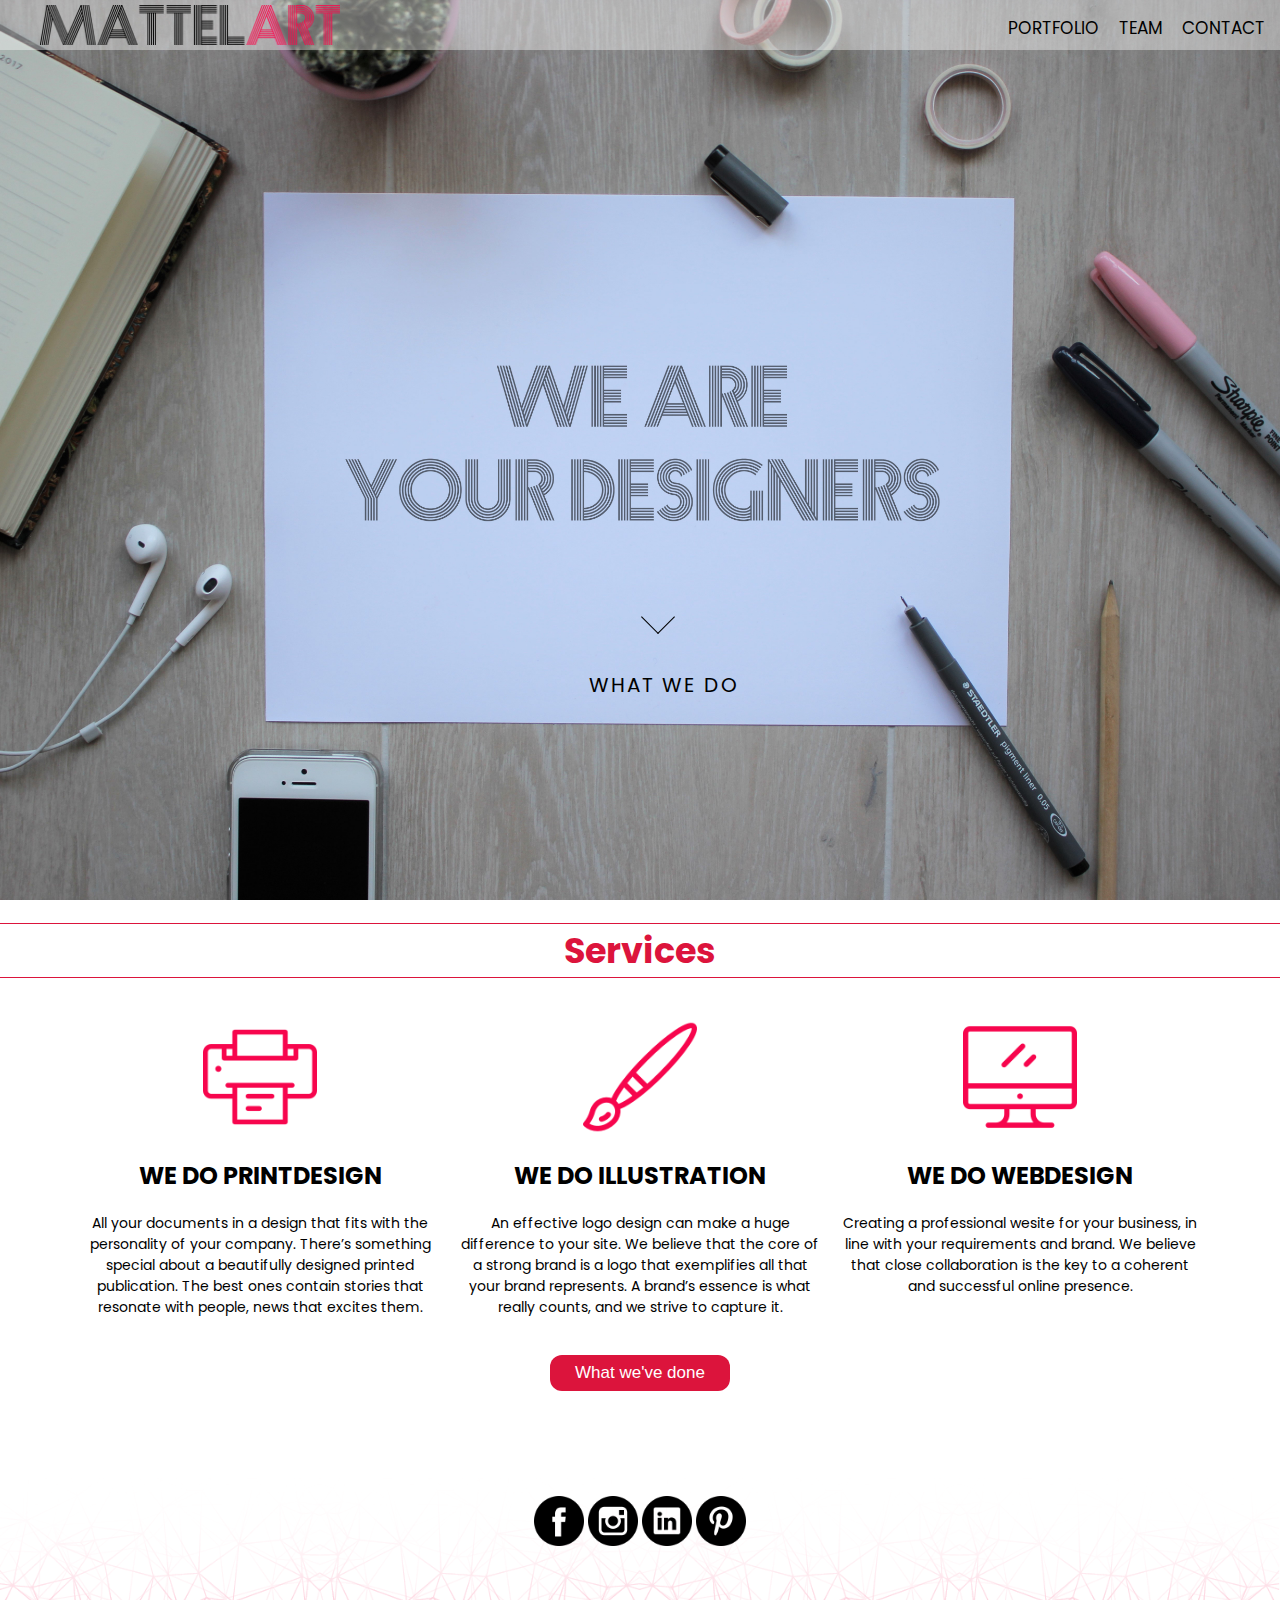
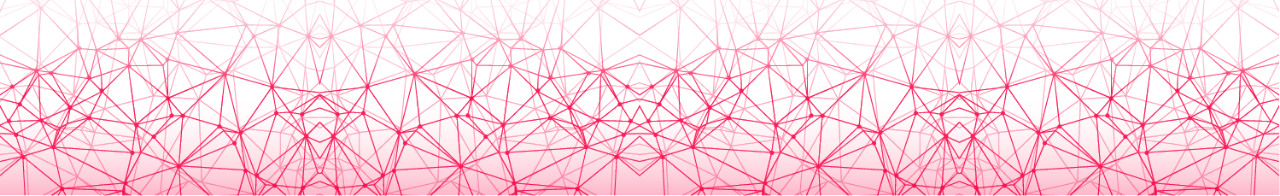
<file: index.html>
<!DOCTYPE html>
<html lang="en"> 
<head>
    <meta charset="UTF-8">
    <title>Document</title>
    <link rel="stylesheet" href="./css/main.css">
         <link rel="stylesheet" href="./css/grid.css">
</head>
<body>


<!-- navigation bar -->
<div class="bg">
<div id="nav">
  <menu>
  <div id="logoafb">
    <a href="index.html">
 <img src="./assets/logo png.png"  width= 300px alt="logo">
 </a>
  </div>
  <div id= "paginas">
    <ul>	
    <li><a href="portfolio.html">PORTFOLIO</a></li>
  <li><a href="team.html">TEAM</a></li>
<li><a href="contact.html">CONTACT</a></li>
  
</ul>
  </div>
  </menu>
</div>

<section id="section05" class="demo">
  <center>
	<a href="#Diensten"><span></span>WHAT WE DO</a>
</center>
</section>

<!--foto desk-->

</div>


<!-- tekst -->
<h1 id="Diensten">Services</h1>
<br>
<center>
  <div class="grid__container">
    <div class="grid__row">
      
      <div class="grid__column-4">
        
          <img  class="activity_img" src="./assets/printer.png" alt="printer">
          <h2>WE DO PRINTDESIGN</h2>
          <p class="activity_text">All your documents in a design that fits with the personality of your company. There’s something special about a beautifully designed printed publication. 
            The best ones contain stories that resonate with people, news that excites them.
          </p>
        
      </div>

      <div class="grid__column-4">
        
        <img class="activity_img" src="./assets/paint-brush.png" alt="tekengerief">
        <h2>WE DO ILLUSTRATION</h2>
        <p class="activity_text">An effective logo design can make a huge difference to your site. 
          We believe that the core of a strong brand is a logo that exemplifies all that your brand represents. 
          A brand’s essence is what really counts, and we strive to capture it.
        </p>
      </div>

      <div class="grid__column-4">
        
        <img class="activity_img" src="./assets/monitor.png" alt="computerscherm">
        <h2>WE DO WEBDESIGN</h2>
        <p class="activity_text">Creating a professional wesite for your business, in line with your requirements and brand.
          We believe that close collaboration is the key to a coherent and successful online presence.
        </p>
      </div>
      
  
  </div>
  <div class="grid__row">
   
    <div class="grid__offset-5 grid__column-2 grid__offset-5">
        <br>
        <a href="portfolio.html"><button class="button" style="vertical-align:middle"><span>What we've done</span></button></a>
      
    </div>
 
    
  </div>
  </div>
</center>
<!--footer-->

<footer>
  <div class="bglinks height_footer">
<div class="social_links">
  <center>
<a href="http://facebook.com"><img class="fb" src="./assets/facebooklogo.png" alt="facebooklogo"></a>
<a href="http://instagram.com"><img class="insta" src="./assets/instagramlogo.png" alt="instagramlogo"></a>
<a href="http://linkedin.com"><img class="lin" src="./assets/linkedinlogo.png" alt="linkedinlogo"></a>
<a href="http://pinterest.com"><img class="pin" src="./assets/pinterestlogo.png" alt="pinterestlogo"></a>
<center>
</div>
</div>
  </footer>

</body>
</html>
</file>
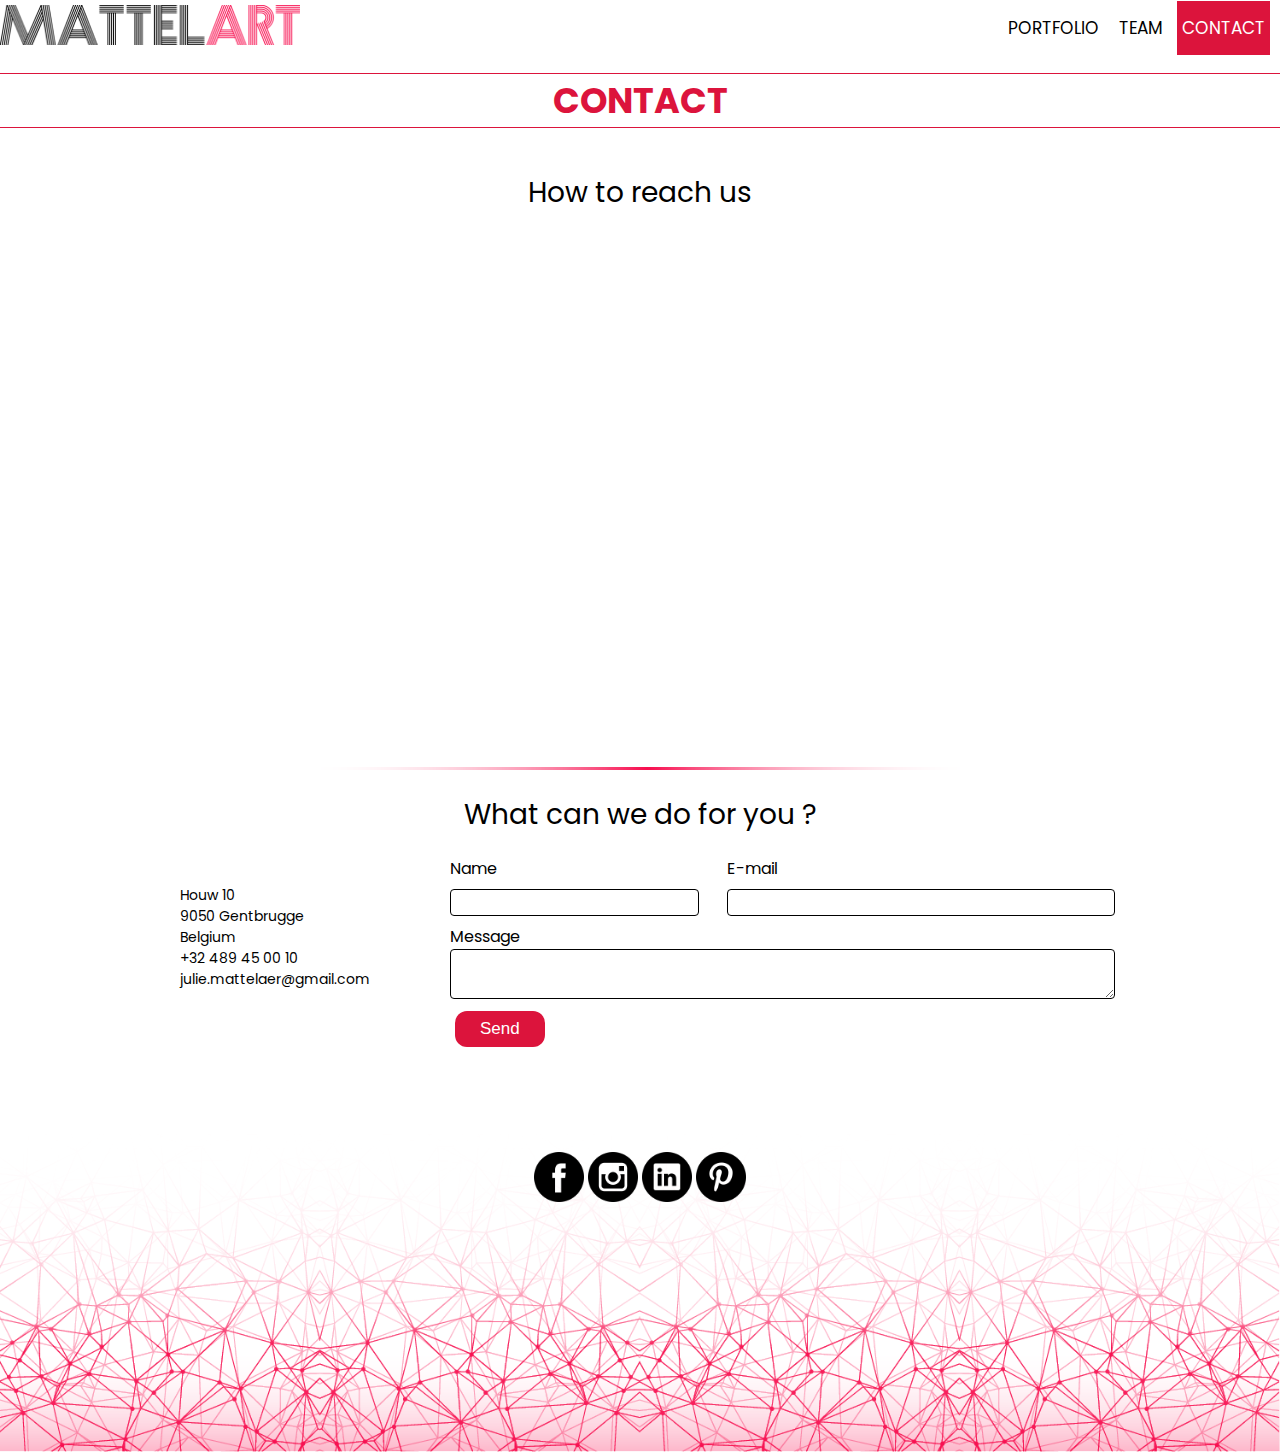
<file: contact.html>
<!DOCTYPE html>
<html lang="en">
<head>
    <meta charset="UTF-8">
    <title>Document</title>
    <link rel="stylesheet" href="./css/main.css">
    <link rel="stylesheet" href="./css/grid.css">
</head>
<body>

<!-- navigation bar -->

<div id="nav">
  <div id="logoafb">
    <a href="index.html">
 <img src="./assets/logo png.png"  width= 300px alt="logo">
 </a>
  </div>
  <div id="paginas">
    <ul>	
    <li><a href="portfolio.html">PORTFOLIO</a></li>
  <li><a href="team.html">TEAM</a></li>
<li><a class="active" href="contact.html">CONTACT</a></li>
  
</ul>
  </div>
</div>


<h1>CONTACT</h1>
<div class="grid__container">
<div class="subtitle">How to reach us</div>

<center><div class="map"><iframe src="https://www.google.com/maps/embed?pb=!1m18!1m12!1m3!1d2509.135597034211!2d3.774969215606111!3d51.03211627955982!2m3!1f0!2f0!3f0!3m2!1i1024!2i768!4f13.1!3m3!1m2!1s0x47c37428f9be56c7%3A0xad7f5f9c766fca5e!2sHouw+10%2C+9050+Gent!5e0!3m2!1snl!2sbe!4v1493407468838" 
width="100%" height="500" frameborder="0" style="border:0" allowfullscreen></iframe></div></center>

<br>
<center><img class="horizontal_line" src="./assets/horizontal_line.png" alt="line"></center>
</div>

<div class="subtitle">What can we do for you ?</div>


<div class="grid__container">
  <div class="grid__row">
    <div class="grid__offset-1 grid__column-3">
      <p>
        Houw 10<br>9050 Gentbrugge<br>Belgium<br>+32 489 45 00 10<br>julie.mattelaer@gmail.com
        </p>
    </div>
    <div class="grid__column-7">
        <!-- form -->
<div class="formulier">

<form> 
  <div class="grid__column-5">
    <label for="name" >Name</label> <br>
  <input type="text" id="name" name="name"><br>
  </div>
   
<div class="grid__column-7">
  <label for="e-mail" >E-mail</label>  <br>
  <input type="text" id="e-mail" name="e-mail">
</div>
  


  <div><label for="message">Message</label><br>
   <textarea rows="4" cols="50" id="message" name="message"></textarea></div>
</form>


    <a href="sent.html">
<button class="button" style="vertical-align:middle"><span>Send </span></button>
 </a>

</div>
    </div>
  </div>
</div>

<!--footer-->

<footer>
  <div class="bglinks height_footer">
<div class="social_links">
  <center>
<a href="http://facebook.com"><img class="fb" src="./assets/facebooklogo.png" alt="facebooklogo"></a>
<a href="http://instagram.com"><img class="insta" src="./assets/instagramlogo.png" alt="instagramlogo"></a>
<a href="http://linkedin.com"><img class="lin" src="./assets/linkedinlogo.png" alt="linkedinlogo"></a>
<a href="http://pinterest.com"><img class="pin" src="./assets/pinterestlogo.png" alt="pinterestlogo"></a>
<center>
</div>
</div>
  </footer>





    </body>
</html>
</file>
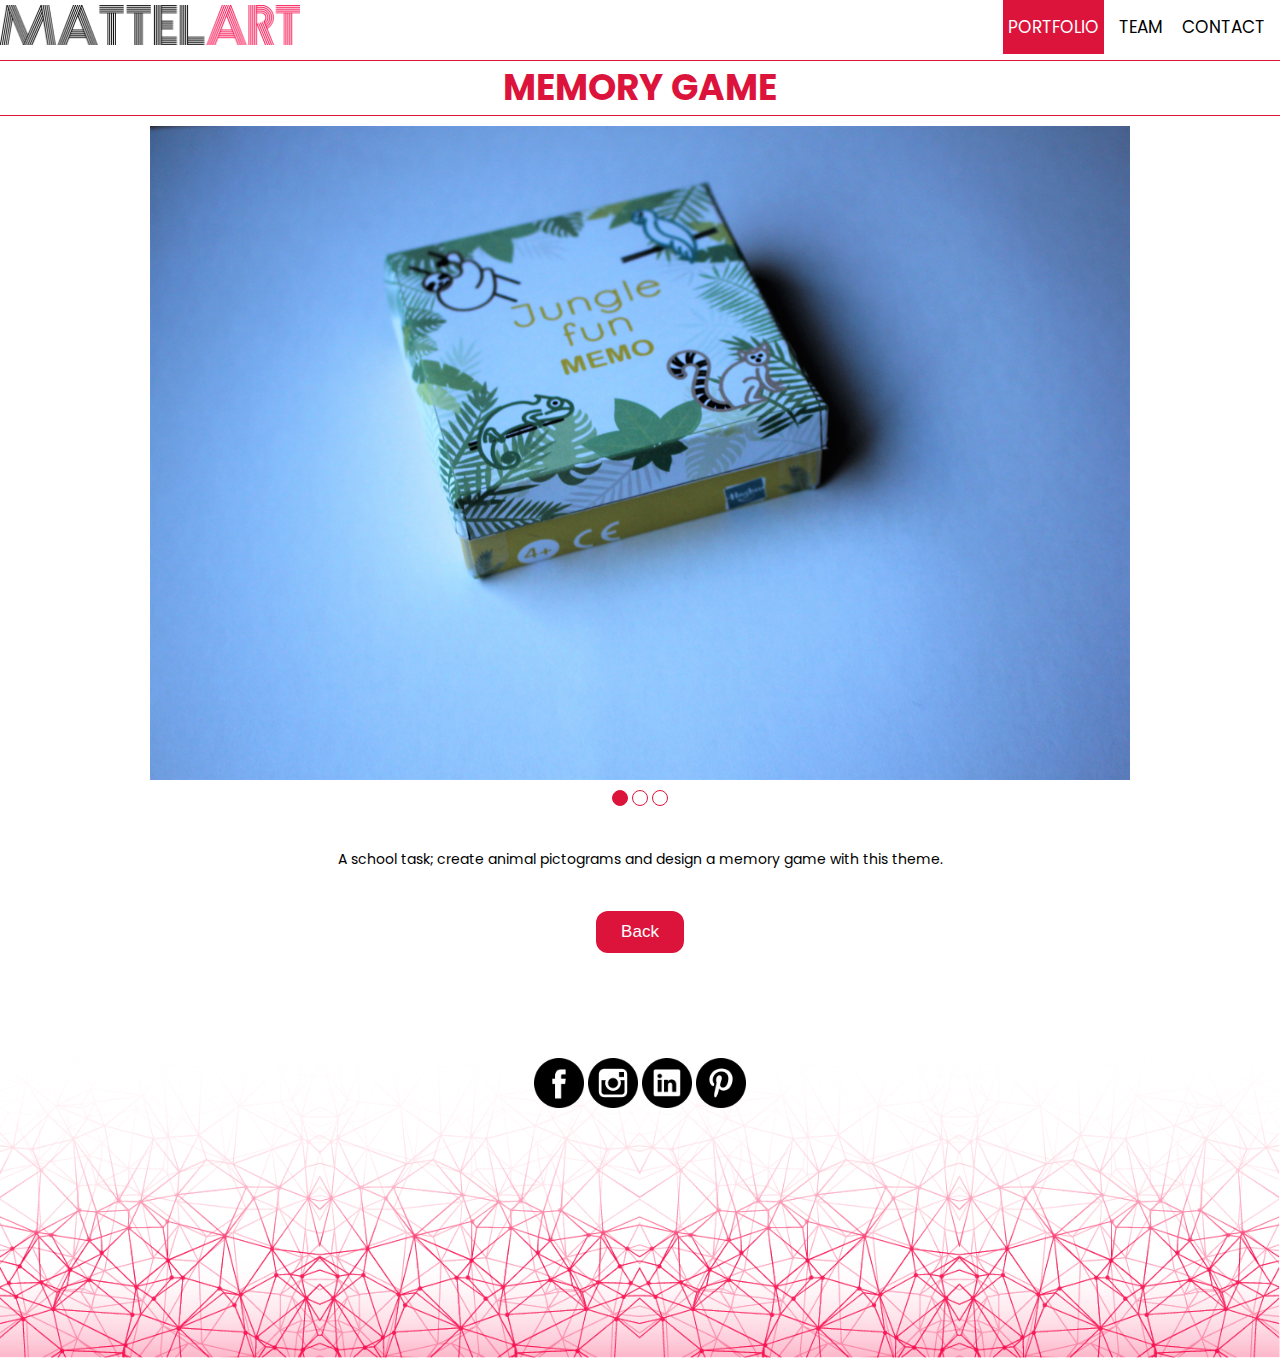
<file: detail.html>
<!DOCTYPE html>
<html lang="en">
<head>
    <meta charset="UTF-8">
    <title>Document</title>
    <link rel="stylesheet" href="./css/main.css">
     <link rel="stylesheet" href="./css/grid.css">
</head>
<body>

<!-- navigation bar -->

<div id="nav">
  <div id="logoafb">
    <a href="index.html">
 <img src="./assets/logo png.png"  width= 300px alt="logo">
 </a>
  </div>
  <div id= "paginas">
    <ul>	
    <li><a class="active" href="portfolio.html">PORTFOLIO</a></li>
  <li><a href="team.html">TEAM</a></li>
<li><a href="contact.html">CONTACT</a></li>
  
</ul>
  </div>
</div>

<!-- tekst -->
<h1>MEMORY GAME</h1>


<!-- slideshow -->
<title>W3.CSS</title>
<meta name="viewport" content="width=device-width, initial-scale=1">
<link rel="stylesheet" href="https://www.w3schools.com/w3css/4/w3.css">

<div class="w3-container">
  </div>

<div class="w3-content w3-display-container">
  <img class="mySlides" src="./assets/jungledoos.jpg" style="width:100%">
  <img class="mySlides" src="./assets/jungle.jpg" style="width:100%">
  <img class="mySlides" src="./assets/jungleonder2.jpg" style="width:100%">
  
  
  <div class="w3-center w3-container w3-section w3-large w3-text-white w3-display-bottommiddle">
    
    
  </div>
  <center>
  <span class="badge demo border-crimson" onclick="currentDiv(1)"></span>
    <span class="badge demo border-crimson" onclick="currentDiv(2)"></span>
    <span class="badge demo border-crimson" onclick="currentDiv(3)"></span>
  </center>
</div>

<script>
var slideIndex = 1;
showDivs(slideIndex);

function plusDivs(n) {
  showDivs(slideIndex += n);
}

function currentDiv(n) {
  showDivs(slideIndex = n);
}

function showDivs(n) {
  var i;
  var x = document.getElementsByClassName("mySlides");
  var dots = document.getElementsByClassName("demo");
  if (n > x.length) {slideIndex = 1}    
  if (n < 1) {slideIndex = x.length}
  for (i = 0; i < x.length; i++) {
     x[i].style.display = "none";  
  }
  for (i = 0; i < dots.length; i++) {
     dots[i].className = dots[i].className.replace(" slideButton", "");
  }
  x[slideIndex-1].style.display = "block";  
  dots[slideIndex-1].className += " slideButton";
}
</script>

<br>

<center>
<p>A school task; create animal pictograms and design a memory game with this theme.</p>
<br>
<a href="portfolio.html"><button class="button arrow-left" style="vertical-align:middle"><span>Back</span></button></a>
</center>
<!--footer-->

<footer>
  <div class="bglinks height_footer">
<div class="social_links">
  <center>
<a href="http://facebook.com"><img class="fb" src="./assets/facebooklogo.png" alt="facebooklogo"></a>
<a href="http://instagram.com"><img class="insta" src="./assets/instagramlogo.png" alt="instagramlogo"></a>
<a href="http://linkedin.com"><img class="lin" src="./assets/linkedinlogo.png" alt="linkedinlogo"></a>
<a href="http://pinterest.com"><img class="pin" src="./assets/pinterestlogo.png" alt="pinterestlogo"></a>
<center>
</div>
</div>
  </footer>

</body>
</html>

</body>
</html>
</file>
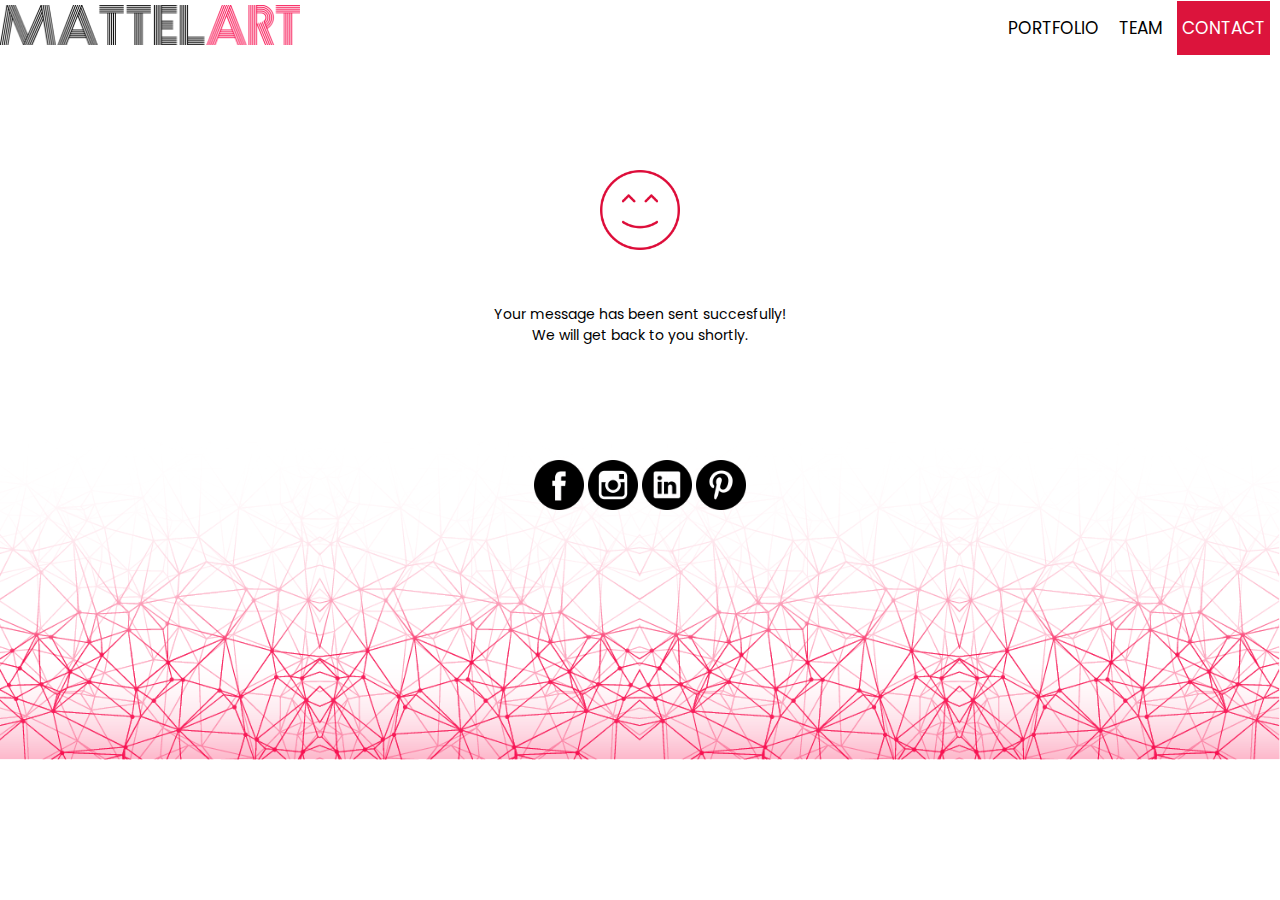
<file: sent.html>
<!DOCTYPE html>
<html lang="en">
<head>
    <meta charset="UTF-8">
    <title>Document</title>
    <link rel="stylesheet" href="./css/main.css">
         <link rel="stylesheet" href="./css/grid.css">
</head>
<body>
    
    <!-- navigation bar -->
<div id="nav">
  <div id="logoafb">
    <a href="index.html">
 <img src="./assets/logo png.png"  width= 300px alt="logo">
 </a>
  </div>
  <div id="paginas">
    <ul>	
    <li><a href="portfolio.html">PORTFOLIO</a></li>
  <li><a href="team.html">TEAM</a></li>
<li><a class="active" href="contact.html">CONTACT</a></li>
  
</ul>
  </div>
</div>

<br>
<br>
<br>
<br>
<br>
<center><img class="smiley" src="./assets/happy.png" alt="smiley">
<br>
<br>
<br>
<p>Your message has been sent succesfully!
   <br> We will get back to you shortly.</p>
</center>

<!--footer-->

<footer>
  <div class="bglinks height_footer">
<div class="social_links">
  <center>
<a href="http://facebook.com"><img class="fb" src="./assets/facebooklogo.png" alt="facebooklogo"></a>
<a href="http://instagram.com"><img class="insta" src="./assets/instagramlogo.png" alt="instagramlogo"></a>
<a href="http://linkedin.com"><img class="lin" src="./assets/linkedinlogo.png" alt="linkedinlogo"></a>
<a href="http://pinterest.com"><img class="pin" src="./assets/pinterestlogo.png" alt="pinterestlogo"></a>
<center>
</div>
</div>
  </footer>
</body>
</file>
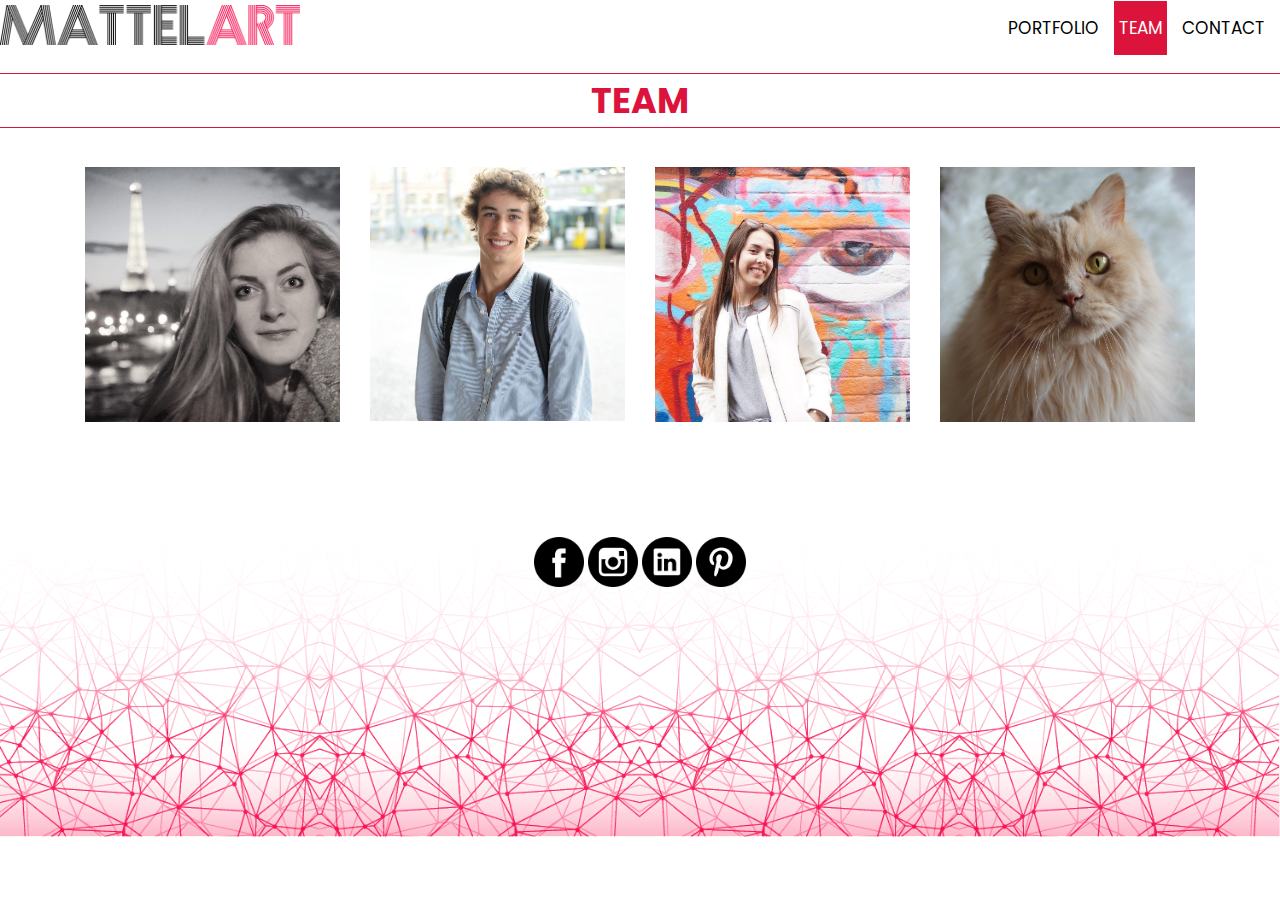
<file: team.html>
<!DOCTYPE html>
<html lang="en">
<head>
    <meta charset="UTF-8">
    <title>Document</title>
    <link rel="stylesheet" href="./css/main.css">
     <link rel="stylesheet" href="./css/grid.css">
</head>
<body>

<!-- navigation bar -->


<div id="nav">
  <div id="logoafb">
    <a href="index.html">
 <img src="./assets/logo png.png"  width= 300px alt="logo">
 </a>
  </div>
  <div id= "paginas">
    <ul>	
    <li><a href="portfolio.html">PORTFOLIO</a></li>
  <li><a class="active" href="team.html">TEAM</a></li>
<li><a href="contact.html">CONTACT</a></li>
  
</ul>
  </div>
</div>

<!-- tekst -->
<h1>TEAM</h1>

<center>
  <div class="grid__container">
    <div class="grid__row">
      <div class="grid__column-3">
        <div class="team_container">
          <img class="image_team" src="./assets/teamik.jpg" alt="ik">
        <div class="team_overlay">
    <div class="team_tekst">
      <p style="font-weight:bold">Julie Mattelaer</p>
      <p>Designer</p>
      </div>
  </div>
        </div>
      </div>
      <div class="grid__column-3">
        <div class="team_container">
        <img class="image_team" src="./assets/team3.jpg" alt="lukas">
        <div class="team_overlay">
    <div class="team_tekst">
      <p style="font-weight:bold">Gaétan De Staercke</p>
      <p>Project manager</p>
      </div>
  </div>
  </div>
      </div>
      <div class="grid__column-3">
        <div class="team_container">
        <img class="image_team" src="./assets/teamlid2.jpg" alt="iris">
        <div class="team_overlay">
    <div class="team_tekst">
      <p style="font-weight:bold">Iris Van Durme</p>
      <p>Creative director</p>
      </div>
  </div>
  </div>
      </div>
      <div class="grid__column-3">
        <div class="team_container">
        <img class="image_team" src="./assets/kat.jpg" alt="kat">
        <div class="team_overlay">
    <div class="team_tekst">
      <p style="font-weight:bold">Diëgo</p>
      <p>Our pet</p>
      
      </div>
  </div>
      </div>
      </div>
  
  </div>
</center>
<!--footer-->

<footer>
  <div class="bglinks height_footer">
<div class="social_links">
  <center>
<a href="http://facebook.com"><img class="fb" src="./assets/facebooklogo.png" alt="facebooklogo"></a>
<a href="http://instagram.com"><img class="insta" src="./assets/instagramlogo.png" alt="instagramlogo"></a>
<a href="http://linkedin.com"><img class="lin" src="./assets/linkedinlogo.png" alt="linkedinlogo"></a>
<a href="http://pinterest.com"><img class="pin" src="./assets/pinterestlogo.png" alt="pinterestlogo"></a>
<center>
</div>
</div>
  </footer>

    </body>
</html>
</file>
<file: css/main.css>
@import url('https://fonts.googleapis.com/css?family=Poppins');

html {
    height: 100%;
    margin: 0;
    padding: 0;
}

body {
    margin: 0px;
 padding: 0;
 height: 100%;
}

/* navigation bar */

menu {
  margin: 0;
}

h2{
    font-family: 'Poppins', sans-serif;
}

#logoafb {
    float: left;
    padding-top: 5px;
}


#paginas >ul > li > a:hover:not(.active) {
  	color: crimson;
}

#nav {
    background-color: rgba(255,255,255,.4);
    height: 50px;
    
   
}
#paginas >ul{
    text-decoration: none;
    list-style-type: none;
    
    float: right;
    padding: 0;
    margin:0;

}
#paginas > ul > li{
    float: left;
    font-family:"Poppins", sans-serif;
    font-size: 17px;
    padding-top: 15px;
    display: block;
    padding-right: 10px;

}

#paginas >ul > li > a{
    text-decoration: none;
    padding: 15px 5px 15px 5px;
    color: black;
}

#paginas >ul > li > a.active {
    background-color: crimson;
    color: white;
}

/*foto desk*/

.bg{
    background-image: url("../assets/desk.jpg");
    height: 100%;
    background-position: center;
    background-repeat: no-repeat;
    background-size: cover;

}

/*tekst*/
h1 {
    font-family:"Poppins", sans-serif !important;
    font-weight: bold !important;
    font-size: 35px;
    color: crimson;
    border-top: 1px solid crimson;
    border-bottom: 1px solid crimson;
    text-align: center;
}

.subtitle {
    font-family:"Poppins", sans-serif;
    font-size: 28px;
    color: black;
    text-align: center;
    padding: 20px;
}
p{
    font-family:"Poppins", sans-serif;
    font-size: 14px;
}
/*map*/
.map{
    align:center;
    
}
 /*form*/
 
 form {
	font-family:"Poppins", sans-serif;
    }
input[type=text] {
    padding: 5px 20px;
    margin: 8px 0;
    border: 1px solid black;
    border-radius: 4px;
    resize: vertical;
    overflow: auto;
}


input[type=text]:focus {
    border: 3px solid crimson;
    }

#name{
    width: 90%;
}
#e-mail{
    width:100%;
}    
#message{
    width: 100%;
    height:50px;
    border: 1px solid black;
    border-radius: 4px;
}
#message:focus{
    border: 3px solid crimson;
}

.button {
  display: inline-block;
  border-radius: 12px;
  background-color: crimson;
  border: none;
  color: #FFFFFF;
  text-align: center;
  font-size: 17px;
  padding: 8px 25px;
  
  transition: all 0.5s;
  cursor: pointer;
  margin: 5px;
}


.button span {
  cursor: pointer;
  display: inline-block;
  position: relative;
  transition: 0.5s;
}

.button span:after {
  content: '\00bb';
  position: absolute;
  opacity: 0;
  top: 0;
  right: -20px;
  transition: 0.5s;
}

.arrow-left span:after {
  content: '\00AB';
  position: absolute;
  opacity: 0;
  top: 0;
  right: -20px;
  transition: 0.5s;
}

.button:hover span {
  padding-right: 25px;
}

.button:hover span:after {
  opacity: 1;
  right: 0;
}

/*smiley bij sent*/
.smiley{
    padding-top: 30px;
    width:80px;
}

/*footer*/


.bglinks{
    background-image: url("../assets/webd achtergrond.png");
    min-height: 200px;
    padding: 100px 0;
    background-position: bottom;
    background-repeat: no-repeat;
    background-size:100%;
    
}

.height_footer{
    height: 400px;
}

.fb{
    width:50px;
    bottom: 20px;
    z-index: 1;
    align:top;
    top: 1000px;
    left: 640px;
}

.insta{
    width:50px;
    bottom: 20px;
    z-index: 1;
    align:top;
    top: 1000px;
    left: 700px;
}

.lin{
    width:50px;
    bottom: 20px;
    z-index: 1;
    align:top;
    top: 1000px;
    left: 760px;
}

.pin{
    width:50px;
    bottom: 20px;
    z-index: 1;
    align:top;
    top: 1000px;
    left: 820px;
}

/* scrollbar*/

::-webkit-scrollbar {
    width: 8px;
}

::-webkit-scrollbar-thumb {
    -webkit-border-radius: 10px;
    border-radius: 10px;
    background: crimson; 
    -webkit-box-shadow: inset 0 0 6px rgba(0,0,0,0.5); 
}
::-webkit-scrollbar-thumb:window-inactive {
	background: rgba(255,0,0,0.4); 
}

/*images portfolio*/

.image{
    width:90%;
    margin:5% 5%;
    display:block;

}


.image:hover{
    -webkit-transform: scale(1.2);
    transition: .3s ease-in-out;
}

/*images team*/

.image_team{
    width: 100%;
    margin:0;
    display:block;
}


.team_overlay {
  position: absolute;
  top: 0;
  bottom: 0;
  left: 0;
  right: 0;
  height: 100%;
  width: 100%;
  opacity: 0;
  transition: .5s ease;
  background-color: crimson;
}

.team_tekst{
  color: white;
  font-size: 20px;
  position: absolute;
  top: 50%;
  left: 50%;
  transform: translate(-50%, -50%);
  -ms-transform: translate(-50%, -50%);
}

.white{
    font-color:white;   
}

.team_container{
    position:relative;
}


.activity_img{
    width: 30%;
}
.team_container:hover .team_overlay {
  opacity: 0.6;
}

.horizontal_line{
    width: 60%;
    height: 3px;
    
}

.activity_text{
    padding: 0 10px;
}

.title{
    font-size:100px;
    margin-top: 200px;
}
/*slideshow detailpagina*/
.mySlides {display:none}
.w3-badge {cursor:pointer}
.w3-badge {height:16px;width:16px;padding:0}
.badge{background-color: transparent;color:#fff;display:inline-block;padding:none;text-align:center;border-radius:50%;height:16px;width: 16px;}
.slideButton {color:crimson!important; background-color:crimson!important;}
.border-crimson{border:1px solid crimson!important;}
.w3-content span{
    margin-top:10px;
    
}

/* Scroll down button */
section h2 {
	position: absolute;
	top: 46%;
	left: 30%;
	z-index: 2;
	-webkit-transform: translate(-50%, -50%);
	transform: translate(-50%, -50%);
	color: #fff;
	font : normal 300 64px/1 'Poppins', sans-serif;
	text-align: center;
	white-space: nowrap;
}


.demo a {
	position: absolute;
	bottom: 160px;
	left: 46%;
	z-index: 2;
	display: inline-block;
	-webkit-transform: translate(0, -50%);
	transform: translate(0, -50%);
	color: black;
	font : normal 400 20px/1 'Poppins', sans-serif;
	letter-spacing: .1em;
	text-decoration: none;
	transition: opacity .3s;
}
.demo a:hover {
	opacity: .5;
}




#section05 a {
	padding-top: 70px;
}
#section05 a span {
	position: absolute;
	top: 0;
	left: 46%;
	width: 24px;
	height: 24px;
	margin-left: -12px;
	border-left: 1px solid black;
	border-bottom: 1px solid black;
	-webkit-transform: rotate(-45deg);
	transform: rotate(-45deg);
	-webkit-animation: sdb05 1.5s infinite;
	animation: sdb05 1.5s infinite;
	box-sizing: border-box;
}
@-webkit-keyframes sdb05 {
	0% {
		-webkit-transform: rotate(-45deg) translate(0, 0);
		opacity: 0;
	}
	50% {
		opacity: 1;
	}
	100% {
		-webkit-transform: rotate(-45deg) translate(-20px, 20px);
		opacity: 0;
	}
}
@keyframes sdb05 {
	0% {
		transform: rotate(-45deg) translate(0, 0);
		opacity: 0;
	}
	50% {
		opacity: 1;
	}
	100% {
		transform: rotate(-45deg) translate(-20px, 20px);
		opacity: 0;
	}
}
</file>
<file: css/grid.css>
@charset "UTF-8";
/* CSS Document */

* {
    box-sizing: border-box;
 }

.grid__wrapper {
    display: block;
    margin: 0;
    padding: 0;
}

.grid__container {
    display: block;
    width: 1140px;
    margin: 0 auto;
    padding: 0 12px;
    
}

.grid__row {
    display: block;
    margin: 0 -12px;
    padding: 0;
    overflow: hidden;
    
}

.grid__wrapper:after,
.grid__container:after,
.grid__row:after {
    content: "";
    display: table;
    clear: both;
}







/* uitleg 
/* Definitie voor de kolommen
--------------------------------------- */

.grid__column-12 { width: 100%; }
.grid__column-11 { width: 91.666666666667%; }
.grid__column-10 { width: 83.333333333333%; }
.grid__column-9 {  width: 75%; }
.grid__column-8 {  width: 66.666666666667%; }
.grid__column-7 {  width: 58.333333333333%; }
.grid__column-6 {  width: 50%; }
.grid__column-5 {  width: 41.666666666667%; }
.grid__column-4 {  width: 33.333333333333%; }
.grid__column-3 {  width: 25%; }
.grid__column-2 {  width: 16.666666666667%; }
.grid__column-1 {  width: 8.333333333333%; }

.grid__column-12,
.grid__column-11,
.grid__column-10,
.grid__column-9,
.grid__column-8,
.grid__column-7,
.grid__column-6,
.grid__column-5,
.grid__column-4,
.grid__column-3,
.grid__column-2,
.grid__column-1 {
    position: relative;
    float: left;
    padding: 12 12px;
}

.grid__column-3{
    padding: 15px;
}



/* Kolommen verplaatsen
------------------------------------- */
.grid__offset-12 { margin-left: 100%; }
.grid__offset-11 { margin-left: 91.666666666667%; }
.grid__offset-10 { margin-left: 83.333333333333%; }
.grid__offset-9 {  margin-left: 75%; }
.grid__offset-8 {  margin-left: 66.666666666667%; }
.grid__offset-7 {  margin-left: 58.333333333333%; }
.grid__offset-6 {  margin-left: 50%; }
.grid__offset-5 {  margin-left: 41.666666666667%; }
.grid__offset-4 {  margin-left: 33.333333333333%; }
.grid__offset-3 {  margin-left: 25%; }
.grid__offset-2 {  margin-left: 16.666666666667%; }
.grid__offset-1 {  margin-left: 8.333333333333%; }


/* Kolommen als test zichtbaar maken
------------------------------------- */

.grid__development .grid__wrapper {
    background: rgba(255, 0, 0, 0.4);
}
.grid__development .grid__container {
    background: rgba(0, 255, 0, 0.4);
}
.grid__development .grid__row {
    background: rgba(0, 0, 255, 0.4);
}
.grid__development *[class*="grid__column-"] {
    background: rgba(255, 255, 0, 0.4);
    height: 64px;
    margin-bottom: 12px;
    
    text-align: center;
    line-height: 64px;
}
.grid__development *[class*="grid__column-"] > * {
    background: rgba(255, 0, 255, 0.4);
}
</file>
